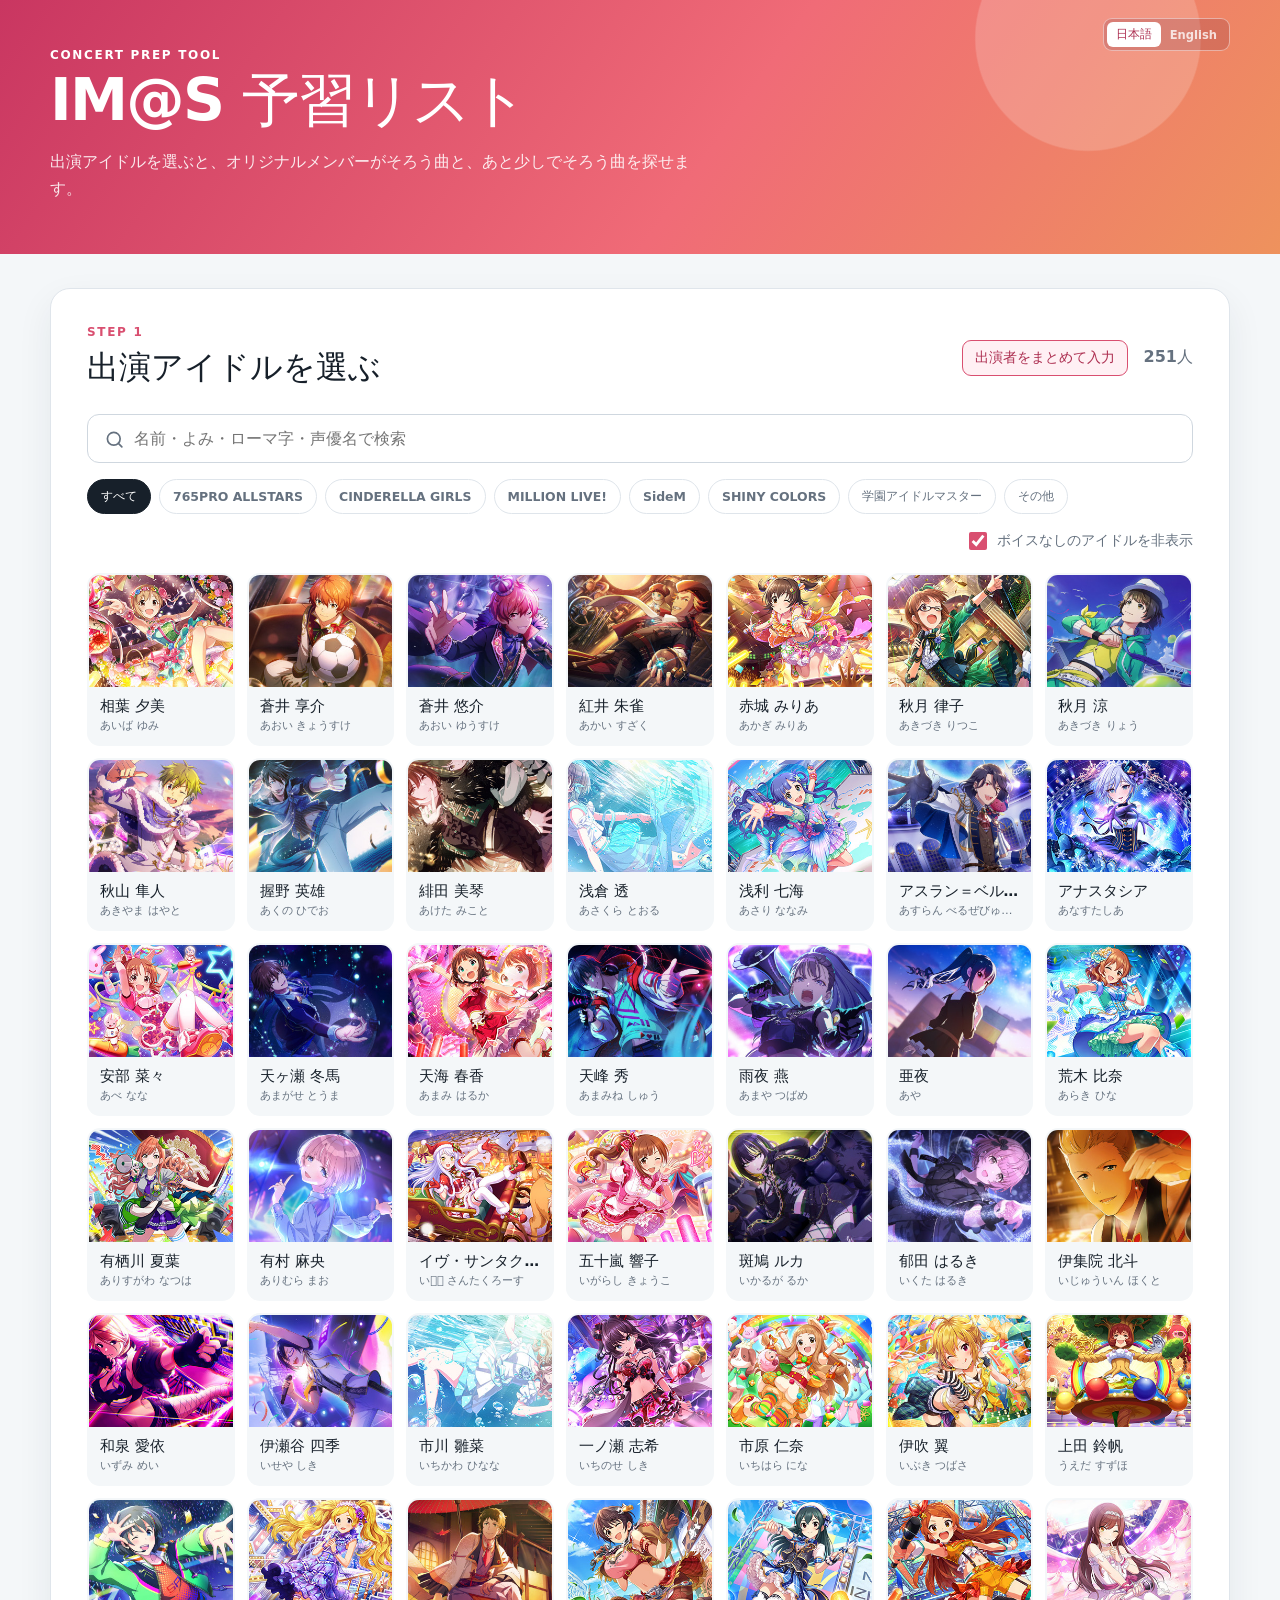
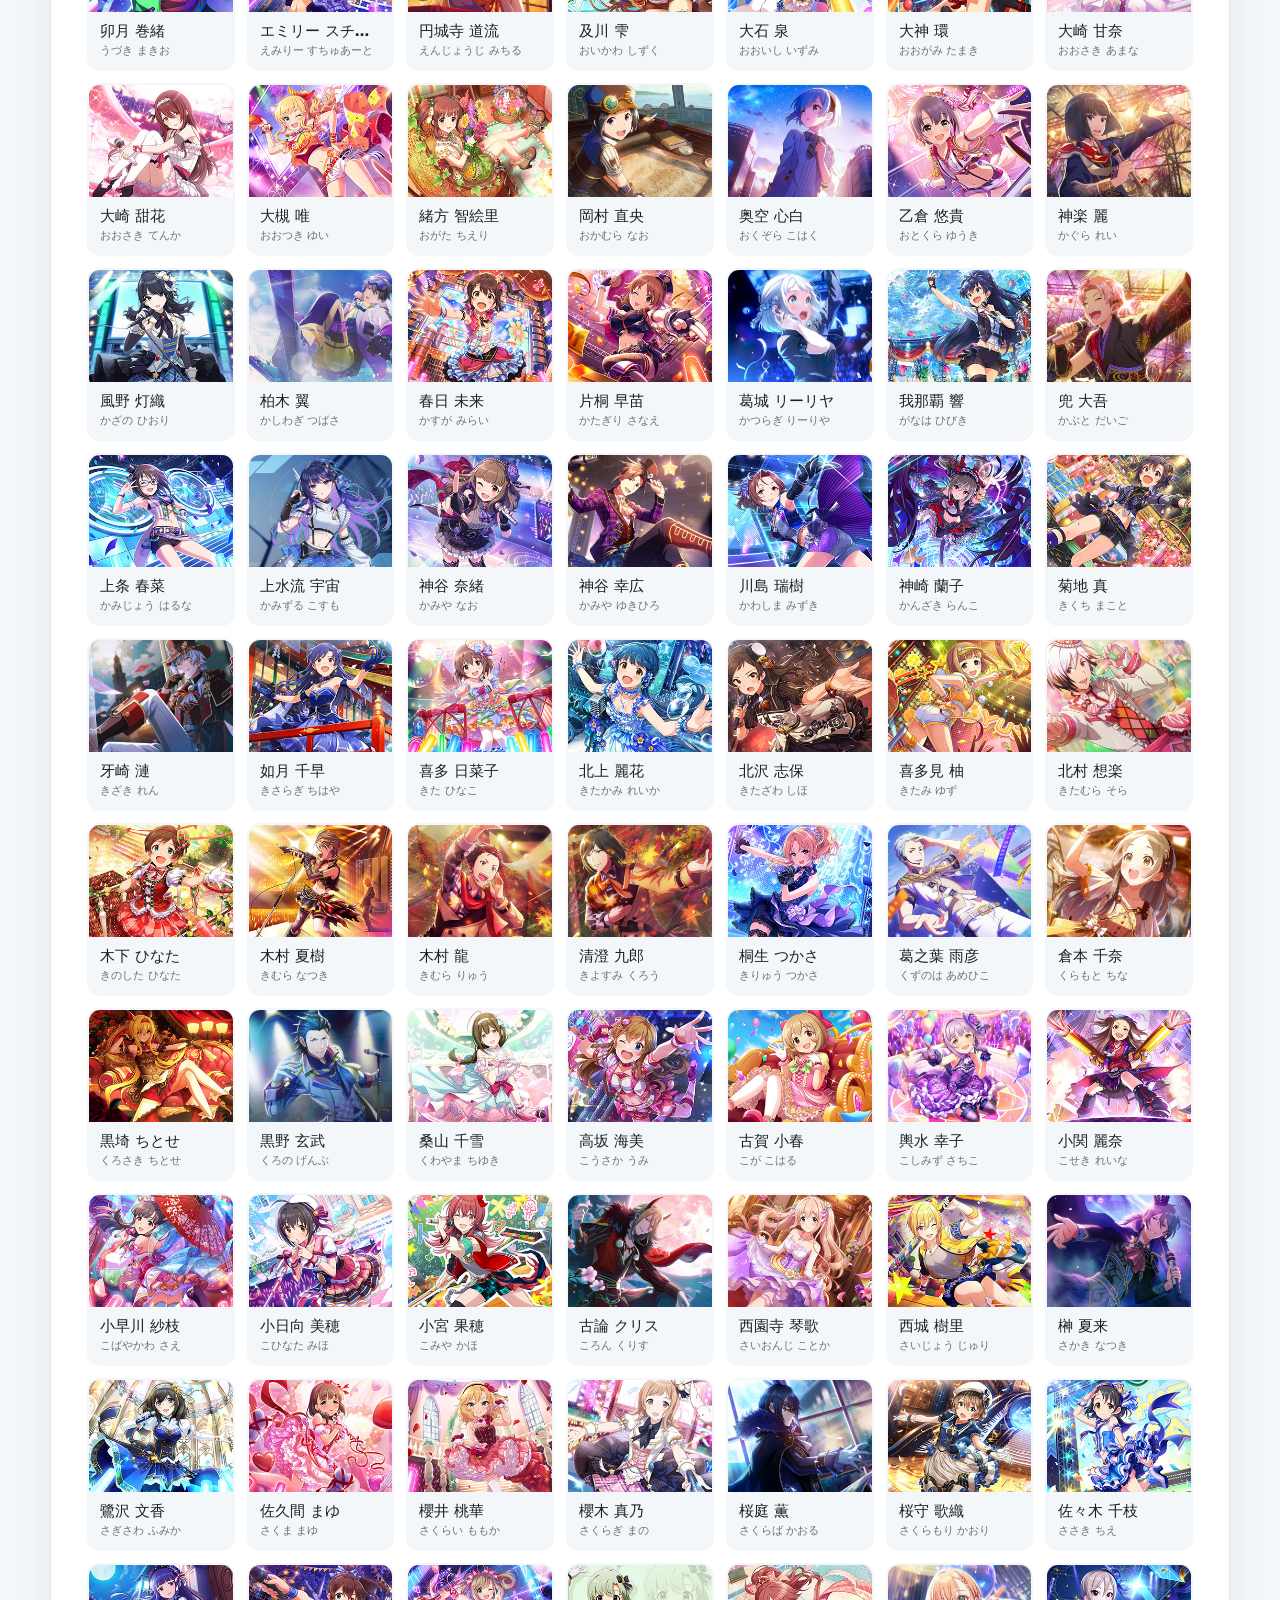
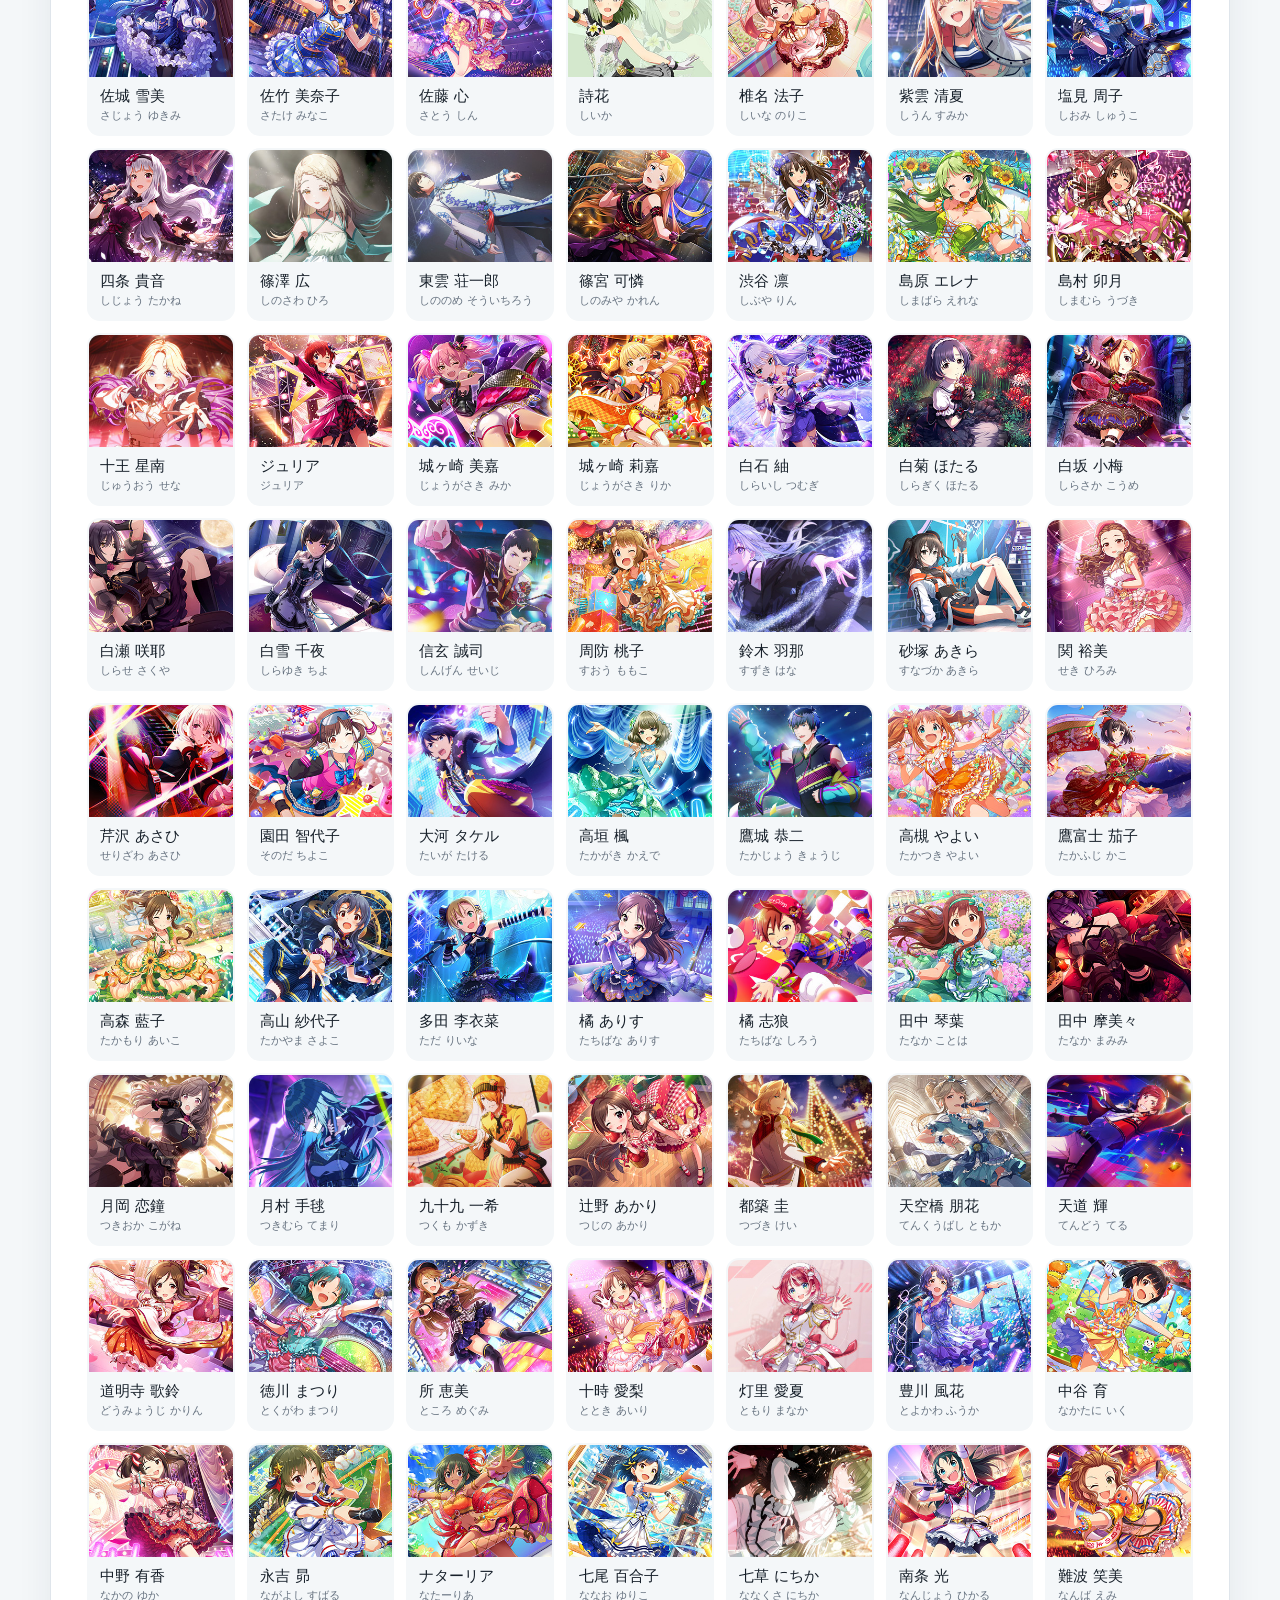
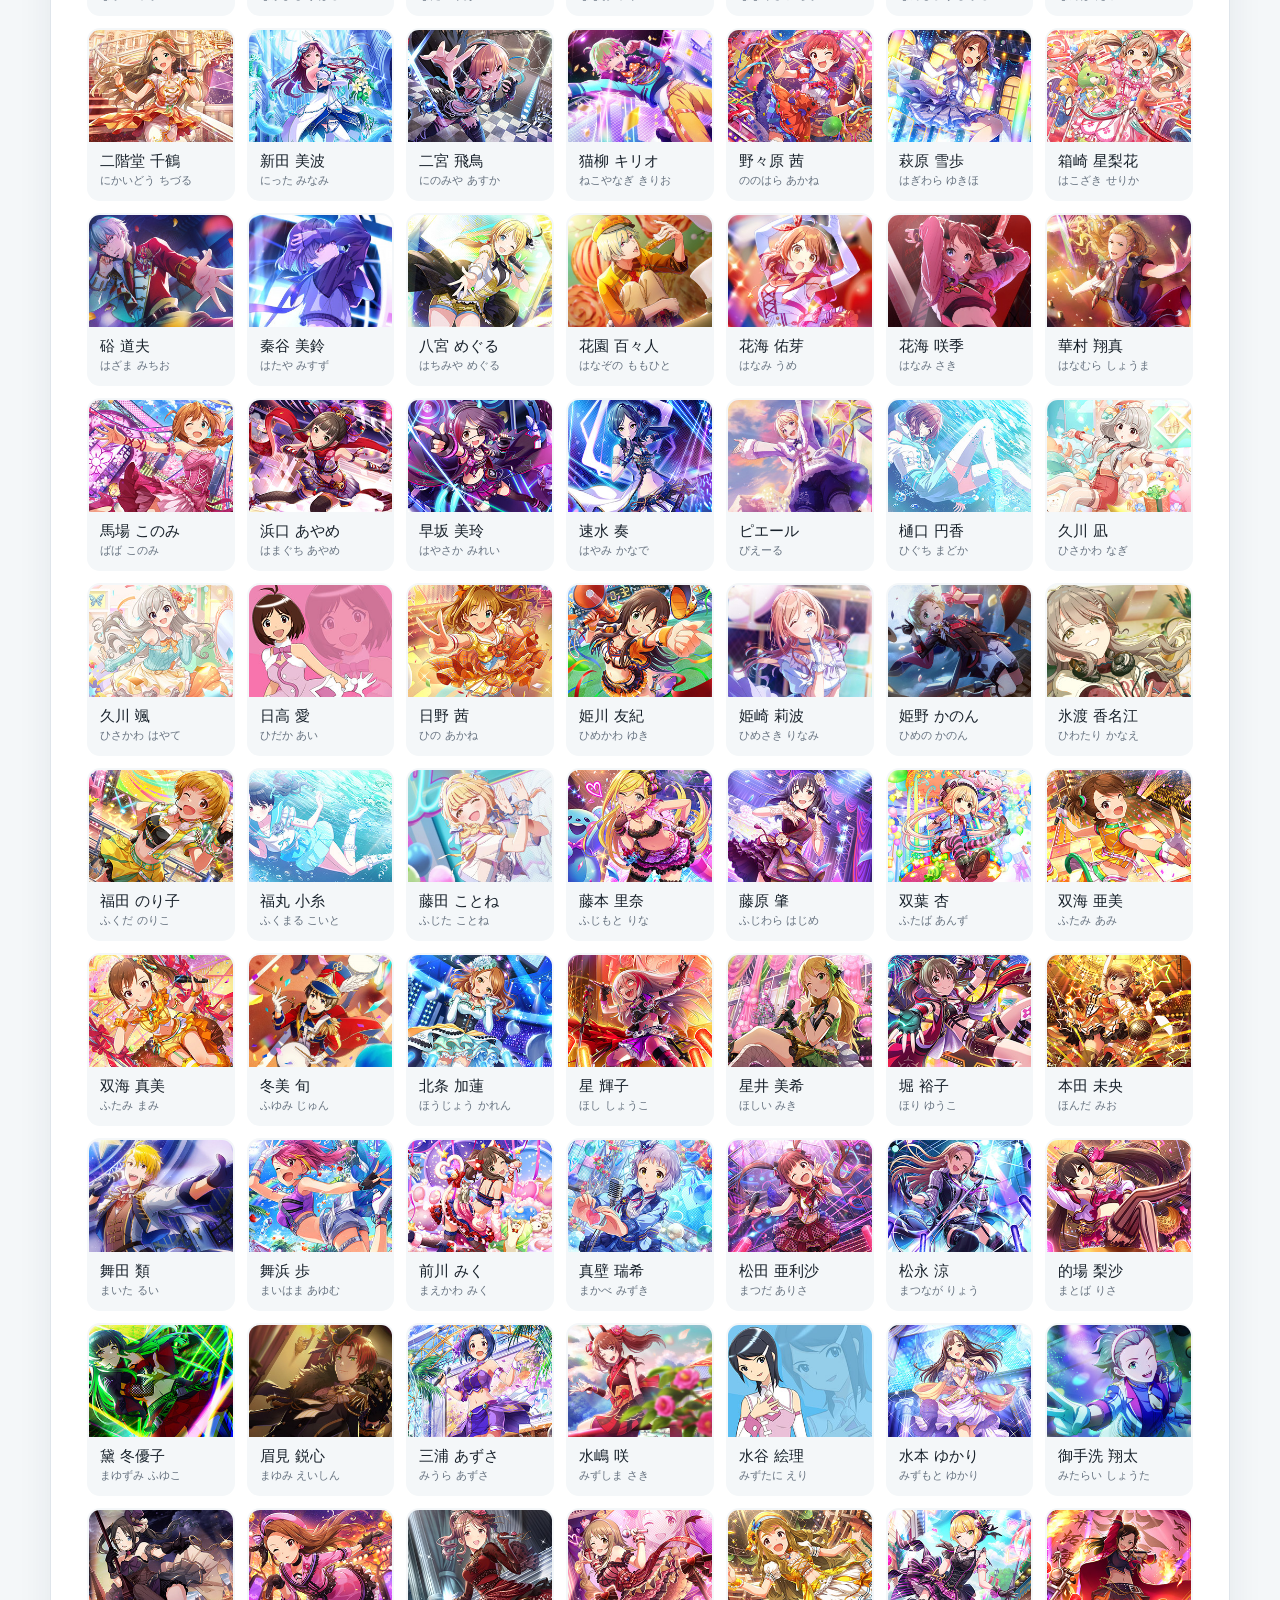
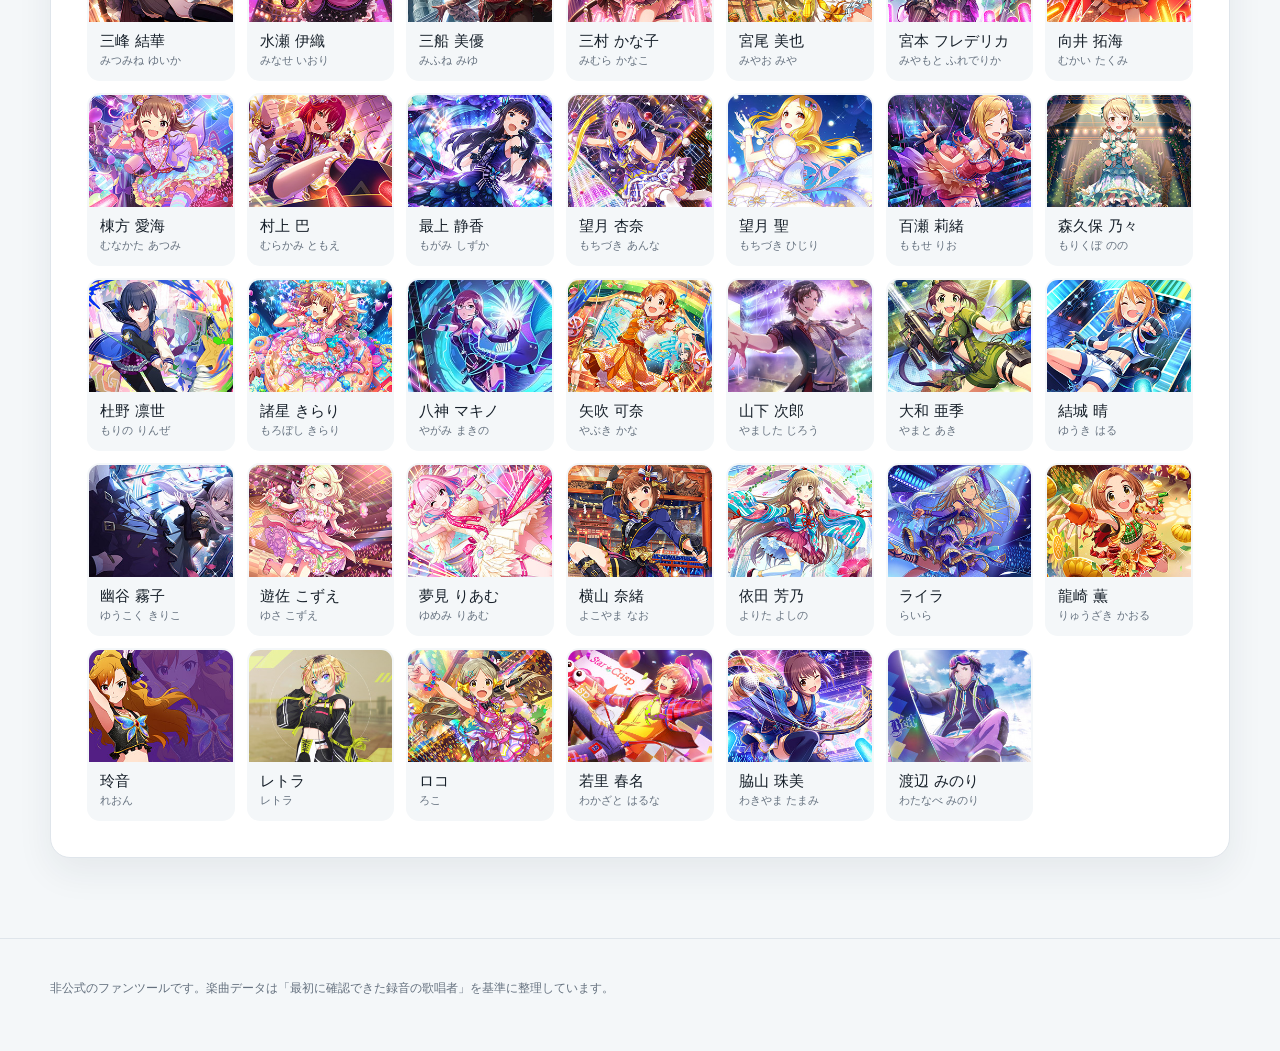
<file: index.html>
<!doctype html>
<html lang="ja">
  <head>
    <meta charset="utf-8" />
    <meta name="viewport" content="width=device-width, initial-scale=1" />
    <meta
      name="description"
      content="出演アイドルから、オリジナルメンバーがそろうアイドルマスター楽曲を探します。"
    />
    <title>IM@S 予習リスト</title>
    <link rel="stylesheet" href="./styles.css?v=20261004-2" />
    <script type="module" src="./app.js?v=20261004-2"></script>
  </head>
  <body>
    <header class="site-header">
      <div class="header-tools">
        <div class="language-switcher" role="group" aria-label="表示言語" data-i18n-aria="languageLabel">
          <button type="button" data-language="ja" aria-pressed="true">日本語</button>
          <button type="button" data-language="en" aria-pressed="false">English</button>
        </div>
      </div>
      <a class="header-home" href="./" aria-label="トップに戻る" data-i18n-aria="homeLabel">
        <div class="header-inner">
          <p class="eyebrow">CONCERT PREP TOOL</p>
          <h1 data-i18n="appTitle">IM@S 予習リスト</h1>
          <p class="lede" data-i18n="lede">
            出演アイドルを選ぶと、オリジナルメンバーがそろう曲と、あと少しでそろう曲を探せます。
          </p>
        </div>
      </a>
    </header>

    <p id="status" class="load-status" role="status" data-i18n="loading">楽曲データを読み込んでいます…</p>

    <main id="app" hidden>
      <section class="picker" aria-labelledby="picker-title">
        <div class="section-heading">
          <div>
            <p class="step-label">STEP 1</p>
            <h2 id="picker-title" data-i18n="pickerTitle">出演アイドルを選ぶ</h2>
          </div>
          <div class="picker-heading-actions">
            <a class="utility-link bulk-import-link" href="./import.html" data-i18n="bulkImport">出演者をまとめて入力</a>
            <span id="visible-count" class="visible-count"></span>
          </div>
        </div>

        <label class="search-box" for="idol-search">
          <span class="visually-hidden" data-i18n="searchLabel">アイドルを検索</span>
          <svg aria-hidden="true" viewBox="0 0 24 24">
            <path d="m21 21-4.35-4.35m2.35-5.15A7.5 7.5 0 1 1 4 11.5a7.5 7.5 0 0 1 15 0Z" />
          </svg>
          <input
            id="idol-search"
            type="search"
            autocomplete="off"
            placeholder="名前・よみ・ローマ字・声優名で検索"
            data-i18n-placeholder="searchPlaceholder"
          />
        </label>

        <div id="brand-filters" class="brand-filters" aria-label="ブランドで絞り込む" data-i18n-aria="brandFilterLabel"></div>
        <div class="idol-filter-options">
          <label class="option-control">
            <input id="hide-unvoiced-idols" type="checkbox" checked />
            <span data-i18n="hideUnvoiced">ボイスなしのアイドルを非表示</span>
          </label>
        </div>
        <div id="idol-grid" class="idol-grid"></div>
      </section>

      <aside id="selected-tray" class="selected-tray" hidden>
        <div class="selected-header">
          <strong><span data-i18n="selectedPrefix">選択中</span> <span id="selected-count">0</span><span data-i18n="peopleSuffix">人</span></strong>
          <button id="clear-selection" class="text-button" type="button" data-i18n="clearSelection">すべて解除</button>
        </div>
        <div id="selected-list" class="selected-list"></div>
        <div class="search-actions">
          <label class="option-control">
            <input id="include-missing-two" type="checkbox" checked />
            <span data-i18n="includeMissingTwo">あと2人の候補も表示</span>
          </label>
          <button id="find-songs" class="primary-button" type="button" disabled>
            <span data-i18n="findSongs">このメンバーで楽曲を探す</span>
          </button>
        </div>
      </aside>

      <section id="results" class="results" aria-labelledby="results-title" hidden>
        <div class="section-heading result-heading">
          <div>
            <p class="step-label">STEP 2</p>
            <h2 id="results-title" data-i18n="resultsTitle">予習する楽曲</h2>
            <p id="result-summary" class="result-summary" aria-live="polite"></p>
          </div>
          <div class="result-heading-actions">
            <button id="export-results" class="export-button" type="button" disabled>
              <span data-i18n="exportResults">JSONを書き出す</span>
            </button>
            <a class="back-link" href="#app" data-i18n="backToSelection">メンバー選択に戻る</a>
          </div>
        </div>
        <div class="result-options">
          <label class="option-control">
            <input id="exclude-solo-songs" type="checkbox" checked />
            <span data-i18n="excludeSoloSongs">ソロ曲を除外</span>
          </label>
          <label class="option-control">
            <input id="compact-results" type="checkbox" />
            <span data-i18n="compactResults">コンパクト表示</span>
          </label>
        </div>
        <div id="result-groups"></div>
      </section>
    </main>

    <footer>
      <p data-i18n="footer">
        非公式のファンツールです。楽曲データは「最初に確認できた録音の歌唱者」を基準に整理しています。
      </p>
    </footer>
  </body>
</html>
</file>
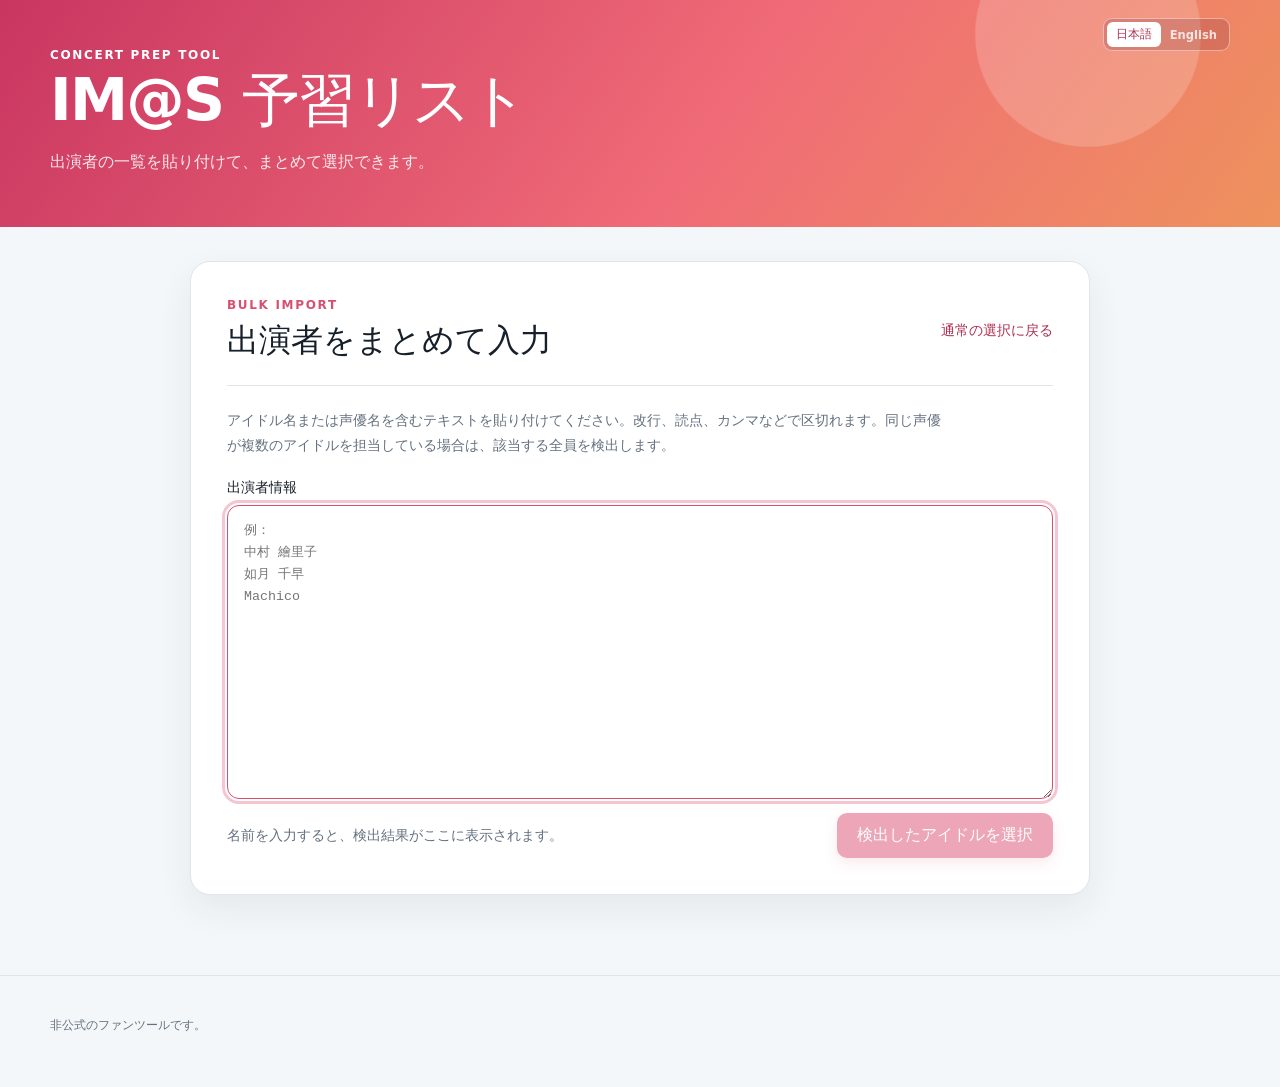
<file: import.html>
<!doctype html>
<html lang="ja">
  <head>
    <meta charset="utf-8" />
    <meta name="viewport" content="width=device-width, initial-scale=1" />
    <meta
      name="description"
      content="アイドル名や声優名の一覧から、IM@S 予習リストの出演者をまとめて選択します。"
    />
    <title>出演者をまとめて入力 | IM@S 予習リスト</title>
    <link rel="stylesheet" href="./styles.css?v=20261004-2" />
    <script type="module" src="./import.js?v=20261004-2"></script>
  </head>
  <body>
    <header class="site-header">
      <div class="header-tools">
        <div class="language-switcher" role="group" aria-label="表示言語" data-i18n-aria="languageLabel">
          <button type="button" data-language="ja" aria-pressed="true">日本語</button>
          <button type="button" data-language="en" aria-pressed="false">English</button>
        </div>
      </div>
      <a class="header-home" href="./" aria-label="トップに戻る" data-i18n-aria="homeLabel">
        <div class="header-inner">
          <p class="eyebrow">CONCERT PREP TOOL</p>
          <h1 data-i18n="appTitle">IM@S 予習リスト</h1>
          <p class="lede" data-i18n="lede">出演者の一覧を貼り付けて、まとめて選択できます。</p>
        </div>
      </a>
    </header>

    <p id="status" class="load-status" role="status" data-i18n="loading">アイドルデータを読み込んでいます…</p>

    <main id="import-app" class="import-main" hidden>
      <section class="importer" aria-labelledby="import-title">
        <div class="section-heading import-heading">
          <div>
            <p class="step-label">BULK IMPORT</p>
            <h2 id="import-title" data-i18n="importTitle">出演者をまとめて入力</h2>
          </div>
          <a id="back-to-picker" class="utility-link" href="./" data-i18n="backToPicker">通常の選択に戻る</a>
        </div>

        <p class="import-description" data-i18n="instructions">
          アイドル名または声優名を含むテキストを貼り付けてください。改行、読点、カンマなどで区切れます。
          同じ声優が複数のアイドルを担当している場合は、該当する全員を検出します。
        </p>

        <form id="import-form">
          <label class="bulk-input-label" for="bulk-input" data-i18n="inputLabel">出演者情報</label>
          <textarea
            id="bulk-input"
            rows="12"
            placeholder="例：&#10;中村 繪里子&#10;如月 千早&#10;Machico"
            data-i18n-placeholder="inputPlaceholder"
          ></textarea>

          <div class="import-actions">
            <p id="import-summary" class="import-summary" aria-live="polite">
              <span data-i18n="emptySummary">名前を入力すると、検出結果がここに表示されます。</span>
            </p>
            <button id="import-submit" class="primary-button" type="submit" disabled>
              <span data-i18n="submit">検出したアイドルを選択</span>
            </button>
          </div>
        </form>

        <div id="import-feedback" class="import-feedback" hidden>
          <section aria-labelledby="detected-title">
            <div class="feedback-heading">
              <h3 id="detected-title" data-i18n="detectedTitle">検出したアイドル</h3>
              <span id="detected-count">0</span>
            </div>
            <ul id="detected-list" class="detected-list"></ul>
          </section>

          <section id="unmatched-group" class="unmatched-group" aria-labelledby="unmatched-title" hidden>
            <div class="feedback-heading">
              <h3 id="unmatched-title" data-i18n="unmatchedTitle">検出できなかった入力</h3>
              <span id="unmatched-count">0</span>
            </div>
            <ul id="unmatched-list" class="unmatched-list"></ul>
          </section>
        </div>
      </section>
    </main>

    <footer>
      <p data-i18n="footer">非公式のファンツールです。</p>
    </footer>
  </body>
</html>
</file>
<file: styles.css>
:root {
  color-scheme: light;
  --ink: #17202a;
  --muted: #65717f;
  --line: #dfe5eb;
  --surface: #ffffff;
  --surface-soft: #f4f7f9;
  --accent: #d94f70;
  --accent-dark: #ad2f51;
  --accent-soft: #fff0f4;
  --exact: #168568;
  --one: #d48316;
  --two: #6871bd;
  font-family:
    Inter, "Hiragino Sans", "Yu Gothic UI", "Yu Gothic", system-ui, sans-serif;
  font-synthesis: none;
}

* {
  box-sizing: border-box;
}

html {
  scroll-behavior: smooth;
}

body {
  margin: 0;
  background: var(--surface-soft);
  color: var(--ink);
}

button,
input {
  font: inherit;
}

button {
  color: inherit;
}

.site-header {
  position: relative;
  color: white;
  background:
    radial-gradient(circle at 85% 15%, rgb(255 255 255 / 18%) 0 7rem, transparent 7.1rem),
    linear-gradient(125deg, #c93661, #f06b77 56%, #ee925d);
}

.header-tools {
  position: absolute;
  z-index: 1;
  top: 18px;
  right: max(16px, calc((100% - 1180px) / 2));
}

.language-switcher {
  display: flex;
  padding: 3px;
  border: 1px solid rgb(255 255 255 / 45%);
  border-radius: 9px;
  background: rgb(108 25 52 / 18%);
}

.language-switcher button {
  padding: 5px 9px;
  border: 0;
  border-radius: 6px;
  background: transparent;
  color: rgb(255 255 255 / 78%);
  cursor: pointer;
  font-size: 0.72rem;
  font-weight: 800;
}

.language-switcher button[aria-pressed="true"] {
  background: white;
  color: var(--accent-dark);
}

.language-switcher button:focus-visible {
  outline: 3px solid rgb(255 255 255 / 70%);
  outline-offset: 2px;
}

.header-home {
  display: block;
  color: inherit;
  text-decoration: none;
}

.header-home:focus-visible {
  outline: 3px solid rgb(255 255 255 / 75%);
  outline-offset: -6px;
}

.header-inner,
main,
footer p {
  width: min(1180px, calc(100% - 32px));
  margin-inline: auto;
}

.header-inner {
  padding: 48px 0 52px;
}

.eyebrow,
.step-label {
  margin: 0 0 7px;
  font-size: 0.75rem;
  font-weight: 800;
  letter-spacing: 0.14em;
}

h1 {
  margin: 0;
  font-size: clamp(2rem, 6vw, 3.65rem);
  line-height: 1.08;
  letter-spacing: -0.03em;
}

.lede {
  max-width: 650px;
  margin: 16px 0 0;
  color: rgb(255 255 255 / 88%);
  font-size: 1rem;
  line-height: 1.7;
}

main {
  padding: 34px 0 80px;
}

.picker,
.results,
.importer {
  padding: clamp(20px, 4vw, 36px);
  border: 1px solid var(--line);
  border-radius: 20px;
  background: var(--surface);
  box-shadow: 0 14px 36px rgb(33 47 61 / 7%);
}

.section-heading,
.selected-header,
.result-group-header,
.feedback-heading,
.search-actions {
  display: flex;
  align-items: center;
  justify-content: space-between;
  gap: 16px;
}

.section-heading h2,
.result-group h2,
.song-card h3 {
  margin: 0;
}

.section-heading h2 {
  font-size: clamp(1.35rem, 4vw, 2rem);
}

.step-label {
  color: var(--accent);
}

.visible-count {
  color: var(--muted);
  font-weight: 700;
}

.picker-heading-actions {
  display: flex;
  align-items: center;
  gap: 16px;
}

.utility-link {
  color: var(--accent-dark);
  font-size: 0.85rem;
  font-weight: 700;
  text-decoration: none;
}

.utility-link:hover {
  text-decoration: underline;
}

.bulk-import-link {
  padding: 8px 12px;
  border: 1px solid var(--accent);
  border-radius: 9px;
  background: var(--accent-soft);
  white-space: nowrap;
}

.bulk-import-link:hover {
  background: var(--accent);
  color: white;
  text-decoration: none;
}

.search-box {
  display: flex;
  align-items: center;
  gap: 10px;
  margin-top: 24px;
  padding: 0 16px;
  border: 1px solid #cfd7df;
  border-radius: 12px;
  background: white;
}

.search-box:focus-within {
  border-color: var(--accent);
  box-shadow: 0 0 0 3px rgb(217 79 112 / 13%);
}

.search-box svg {
  width: 21px;
  fill: none;
  stroke: var(--muted);
  stroke-linecap: round;
  stroke-width: 2;
}

.search-box input {
  width: 100%;
  padding: 14px 0;
  border: 0;
  outline: 0;
  background: transparent;
  font-size: 1rem;
}

.brand-filters {
  display: flex;
  gap: 8px;
  margin: 16px 0 12px;
  padding-bottom: 3px;
  overflow-x: auto;
}

.idol-filter-options {
  display: flex;
  justify-content: flex-end;
  margin-bottom: 20px;
}

.filter-chip {
  flex: none;
  padding: 8px 13px;
  border: 1px solid var(--line);
  border-radius: 999px;
  background: white;
  color: var(--muted);
  cursor: pointer;
  font-size: 0.78rem;
  font-weight: 700;
}

.filter-chip[aria-pressed="true"] {
  border-color: var(--ink);
  background: var(--ink);
  color: white;
}

.idol-grid {
  display: grid;
  grid-template-columns: repeat(auto-fill, minmax(144px, 1fr));
  gap: 12px;
}

.idol-card {
  position: relative;
  min-width: 0;
  padding: 0;
  overflow: hidden;
  border: 2px solid transparent;
  border-radius: 13px;
  background: var(--surface-soft);
  cursor: pointer;
  text-align: left;
  transition: border-color 120ms ease, transform 120ms ease, box-shadow 120ms ease;
}

.idol-card:hover {
  transform: translateY(-2px);
  box-shadow: 0 7px 18px rgb(35 45 58 / 13%);
}

.idol-card:focus-visible,
.primary-button:focus-visible,
.export-button:focus-visible,
.filter-chip:focus-visible,
.selected-chip:focus-visible,
.text-button:focus-visible,
.utility-link:focus-visible,
#bulk-input:focus-visible {
  outline: 3px solid rgb(217 79 112 / 32%);
  outline-offset: 2px;
}

.idol-card[aria-pressed="true"] {
  border-color: var(--accent);
  background: var(--accent-soft);
}

.idol-card img {
  display: block;
  width: 100%;
  aspect-ratio: 1;
  object-fit: cover;
  background: #e9edf1;
}

.idol-card-copy {
  display: block;
  min-width: 0;
  padding: 10px 11px 11px;
}

.idol-card strong,
.idol-card small {
  display: block;
  overflow: hidden;
  text-overflow: ellipsis;
  white-space: nowrap;
}

.idol-card strong {
  font-size: 0.91rem;
}

.idol-card small {
  margin-top: 2px;
  color: var(--muted);
  font-size: 0.7rem;
}

.selection-mark {
  position: absolute;
  top: 7px;
  right: 7px;
  display: grid;
  width: 25px;
  height: 25px;
  place-items: center;
  border: 2px solid white;
  border-radius: 50%;
  background: var(--accent);
  color: white;
  opacity: 0;
  box-shadow: 0 2px 6px rgb(0 0 0 / 22%);
  font-size: 0.8rem;
  font-weight: 900;
}

.idol-card[aria-pressed="true"] .selection-mark {
  opacity: 1;
}

.selected-tray {
  position: sticky;
  z-index: 10;
  bottom: 12px;
  margin-top: 22px;
  padding: 18px;
  border: 1px solid #d7dde4;
  border-radius: 17px;
  background: rgb(255 255 255 / 96%);
  box-shadow: 0 15px 36px rgb(24 34 45 / 20%);
  backdrop-filter: blur(10px);
}

.selected-header {
  margin-bottom: 12px;
}

.text-button,
.back-link {
  border: 0;
  background: transparent;
  color: var(--accent-dark);
  cursor: pointer;
  font-size: 0.85rem;
  font-weight: 700;
}

.selected-list {
  display: flex;
  gap: 8px;
  padding-bottom: 14px;
  overflow-x: auto;
}

.selected-chip {
  display: flex;
  flex: none;
  align-items: center;
  gap: 7px;
  padding: 4px 10px 4px 4px;
  border: 1px solid var(--line);
  border-radius: 999px;
  background: white;
  cursor: pointer;
  font-size: 0.78rem;
  font-weight: 700;
}

.selected-chip img {
  width: 30px;
  height: 30px;
  border-radius: 50%;
  object-fit: cover;
}

.selected-chip > span:last-child {
  color: var(--muted);
  font-size: 1.1rem;
  line-height: 1;
}

.search-actions {
  padding-top: 14px;
  border-top: 1px solid var(--line);
}

.option-control {
  display: flex;
  align-items: center;
  gap: 7px;
  color: var(--muted);
  font-size: 0.85rem;
  font-weight: 600;
}

.option-control input {
  width: 18px;
  height: 18px;
  accent-color: var(--accent);
}

.primary-button {
  padding: 12px 20px;
  border: 0;
  border-radius: 10px;
  background: var(--accent);
  color: white;
  cursor: pointer;
  font-weight: 800;
  box-shadow: 0 5px 14px rgb(217 79 112 / 25%);
}

.primary-button:hover {
  background: var(--accent-dark);
}

.primary-button:disabled {
  cursor: not-allowed;
  opacity: 0.5;
}

.result-heading-actions {
  display: flex;
  align-items: center;
  gap: 16px;
}

.export-button {
  padding: 9px 13px;
  border: 1px solid var(--accent);
  border-radius: 9px;
  background: var(--accent-soft);
  color: var(--accent-dark);
  cursor: pointer;
  font-size: 0.85rem;
  font-weight: 800;
  white-space: nowrap;
}

.export-button:hover {
  background: var(--accent);
  color: white;
}

.export-button:disabled {
  cursor: not-allowed;
  opacity: 0.5;
}

.results {
  margin-top: 34px;
  scroll-margin-top: 20px;
}

.result-heading {
  padding-bottom: 22px;
  border-bottom: 1px solid var(--line);
}

.result-summary {
  margin: 8px 0 0;
  color: var(--muted);
}

.result-options {
  display: flex;
  flex-wrap: wrap;
  gap: 10px 18px;
  justify-content: flex-end;
  padding-top: 20px;
}

.results.compact-results {
  padding: 18px;
}

.compact-results .result-heading {
  padding-bottom: 14px;
}

.compact-results .result-options {
  padding-top: 13px;
}

.compact-results .result-group {
  padding-top: 17px;
}

.compact-results .result-group + .result-group {
  margin-top: 18px;
}

.compact-results .result-group > p,
.compact-results .performer-line:not(.missing-line),
.compact-results .release-date {
  display: none;
}

.compact-results .song-grid {
  grid-template-columns: repeat(auto-fill, minmax(140px, 1fr));
  gap: 5px;
  margin-top: 10px;
}

.compact-results .song-card {
  padding: 9px 10px;
  border-left-width: 3px;
  border-radius: 7px;
}

.compact-results .song-card h3 {
  font-size: 0.8rem;
  line-height: 1.35;
}

.compact-results .missing-line {
  display: block;
  margin: 5px 0 0;
  font-size: 0.68rem;
  line-height: 1.4;
}

.compact-results .missing-line > span:first-child {
  margin-right: 5px;
}

@media (min-width: 641px) {
  .compact-results .song-grid {
    grid-template-columns: repeat(auto-fill, minmax(155px, 1fr));
  }
}

.back-link {
  text-decoration: none;
}

.result-group {
  padding-top: 30px;
}

.result-group + .result-group {
  margin-top: 32px;
  border-top: 1px solid var(--line);
}

.result-group-header h2 {
  font-size: 1.2rem;
}

.result-group-header span {
  display: grid;
  min-width: 32px;
  height: 32px;
  place-items: center;
  border-radius: 9px;
  color: white;
  font-weight: 800;
}

.result-group-exact .result-group-header span {
  background: var(--exact);
}

.result-group-one .result-group-header span {
  background: var(--one);
}

.result-group-two .result-group-header span {
  background: var(--two);
}

.result-group > p {
  margin: 7px 0 18px;
  color: var(--muted);
  font-size: 0.88rem;
  line-height: 1.55;
}

.song-grid {
  display: grid;
  grid-template-columns: repeat(auto-fill, minmax(270px, 1fr));
  gap: 10px;
}

.song-card {
  padding: 17px;
  border: 1px solid var(--line);
  border-left: 4px solid var(--exact);
  border-radius: 10px;
  background: white;
}

.result-group-one .song-card {
  border-left-color: var(--one);
}

.result-group-two .song-card {
  border-left-color: var(--two);
}

.song-card h3 {
  font-size: 1rem;
  line-height: 1.45;
}

.performer-line {
  display: grid;
  grid-template-columns: 7.6rem 1fr;
  gap: 8px;
  margin: 13px 0 0;
  font-size: 0.78rem;
  line-height: 1.55;
}

.performer-line > span:first-child {
  color: var(--muted);
  font-weight: 700;
}

.missing-names {
  color: #aa5c00;
  font-weight: 800;
}

.release-date {
  margin: 12px 0 0;
  color: var(--muted);
  font-size: 0.72rem;
}

.empty-results,
.empty-grid {
  padding: 24px;
  border-radius: 10px;
  background: var(--surface-soft);
  color: var(--muted);
  text-align: center;
}

.empty-grid {
  grid-column: 1 / -1;
}

.import-main {
  width: min(900px, calc(100% - 32px));
}

.import-heading {
  padding-bottom: 22px;
  border-bottom: 1px solid var(--line);
}

.import-description {
  max-width: 720px;
  margin: 22px 0;
  color: var(--muted);
  font-size: 0.9rem;
  line-height: 1.7;
}

.bulk-input-label {
  display: block;
  margin-bottom: 8px;
  font-size: 0.85rem;
  font-weight: 800;
}

#bulk-input {
  display: block;
  width: 100%;
  min-height: 220px;
  padding: 14px 16px;
  resize: vertical;
  border: 1px solid #cfd7df;
  border-radius: 12px;
  background: white;
  color: var(--ink);
  line-height: 1.65;
  outline: 0;
}

#bulk-input:focus {
  border-color: var(--accent);
}

.import-actions {
  display: flex;
  align-items: center;
  justify-content: space-between;
  gap: 16px;
  margin-top: 14px;
}

.import-summary {
  margin: 0;
  color: var(--muted);
  font-size: 0.85rem;
}

.import-feedback {
  margin-top: 30px;
  padding-top: 28px;
  border-top: 1px solid var(--line);
}

.feedback-heading h3 {
  margin: 0;
  font-size: 1rem;
}

.feedback-heading > span {
  display: grid;
  min-width: 30px;
  height: 30px;
  place-items: center;
  border-radius: 8px;
  background: var(--exact);
  color: white;
  font-size: 0.85rem;
  font-weight: 800;
}

.detected-list {
  display: grid;
  grid-template-columns: repeat(auto-fill, minmax(200px, 1fr));
  gap: 9px;
  margin: 14px 0 0;
  padding: 0;
  list-style: none;
}

.detected-idol {
  display: flex;
  align-items: center;
  gap: 10px;
  min-width: 0;
  padding: 7px;
  border: 1px solid var(--line);
  border-radius: 10px;
  background: var(--surface-soft);
}

.detected-idol img {
  flex: none;
  width: 48px;
  height: 48px;
  border-radius: 8px;
  object-fit: cover;
}

.detected-idol > span,
.detected-idol strong,
.detected-idol small {
  display: block;
  min-width: 0;
}

.detected-idol strong {
  overflow: hidden;
  font-size: 0.85rem;
  text-overflow: ellipsis;
  white-space: nowrap;
}

.detected-idol small {
  margin-top: 3px;
  color: var(--muted);
  font-size: 0.7rem;
}

.unmatched-group {
  margin-top: 26px;
  padding: 18px;
  border: 1px solid #efcf9e;
  border-radius: 12px;
  background: #fffaf1;
}

.unmatched-group .feedback-heading > span {
  background: var(--one);
}

.unmatched-list {
  display: flex;
  flex-wrap: wrap;
  gap: 7px;
  margin: 13px 0 0;
  padding: 0;
  list-style: none;
}

.unmatched-list li {
  padding: 6px 9px;
  border-radius: 7px;
  background: white;
  color: #81531a;
  font-size: 0.78rem;
}

.load-status {
  width: min(1180px, calc(100% - 32px));
  margin: 40px auto;
  padding: 20px;
  border-radius: 12px;
  background: white;
  color: var(--muted);
  text-align: center;
}

.load-error {
  border: 1px solid #efc1c1;
  background: #fff5f5;
  color: #982f2f;
}

footer {
  padding: 28px 0 40px;
  border-top: 1px solid var(--line);
  color: var(--muted);
  font-size: 0.75rem;
  line-height: 1.6;
}

.visually-hidden {
  position: absolute;
  width: 1px;
  height: 1px;
  padding: 0;
  overflow: hidden;
  clip: rect(0, 0, 0, 0);
  white-space: nowrap;
  border: 0;
}

[hidden] {
  display: none !important;
}

@media (max-width: 640px) {
  .header-tools {
    top: 10px;
    right: 10px;
  }

  .header-inner {
    padding: 48px 0 40px;
  }

  main {
    width: min(100% - 20px, 1180px);
    padding-top: 20px;
  }

  .picker,
  .results,
  .importer {
    padding: 18px 14px;
    border-radius: 15px;
  }

  .idol-grid {
    grid-template-columns: repeat(3, minmax(0, 1fr));
    gap: 7px;
  }

  .picker-heading-actions {
    align-items: flex-end;
    flex-direction: column-reverse;
    gap: 5px;
  }

  .idol-filter-options {
    justify-content: flex-start;
  }

  .idol-card-copy {
    padding: 8px 7px 9px;
  }

  .idol-card strong {
    font-size: 0.75rem;
  }

  .idol-card small {
    font-size: 0.58rem;
  }

  .selected-tray {
    bottom: 6px;
    margin-inline: -4px;
    padding: 13px;
  }

  .search-actions {
    align-items: stretch;
    flex-direction: column;
  }

  .primary-button {
    width: 100%;
  }

  .import-heading {
    align-items: flex-start;
    flex-direction: column;
  }

  .import-actions {
    align-items: stretch;
    flex-direction: column;
  }

  .result-heading {
    align-items: flex-start;
  }

  .result-heading-actions {
    align-items: flex-end;
    flex-direction: column-reverse;
  }

  .result-options {
    justify-content: flex-start;
  }

  .back-link {
    display: none;
  }

  .song-grid {
    grid-template-columns: 1fr;
  }

  .performer-line {
    grid-template-columns: 1fr;
    gap: 2px;
  }
}

@media (prefers-reduced-motion: reduce) {
  html {
    scroll-behavior: auto;
  }

  .idol-card {
    transition: none;
  }
}
</file>
